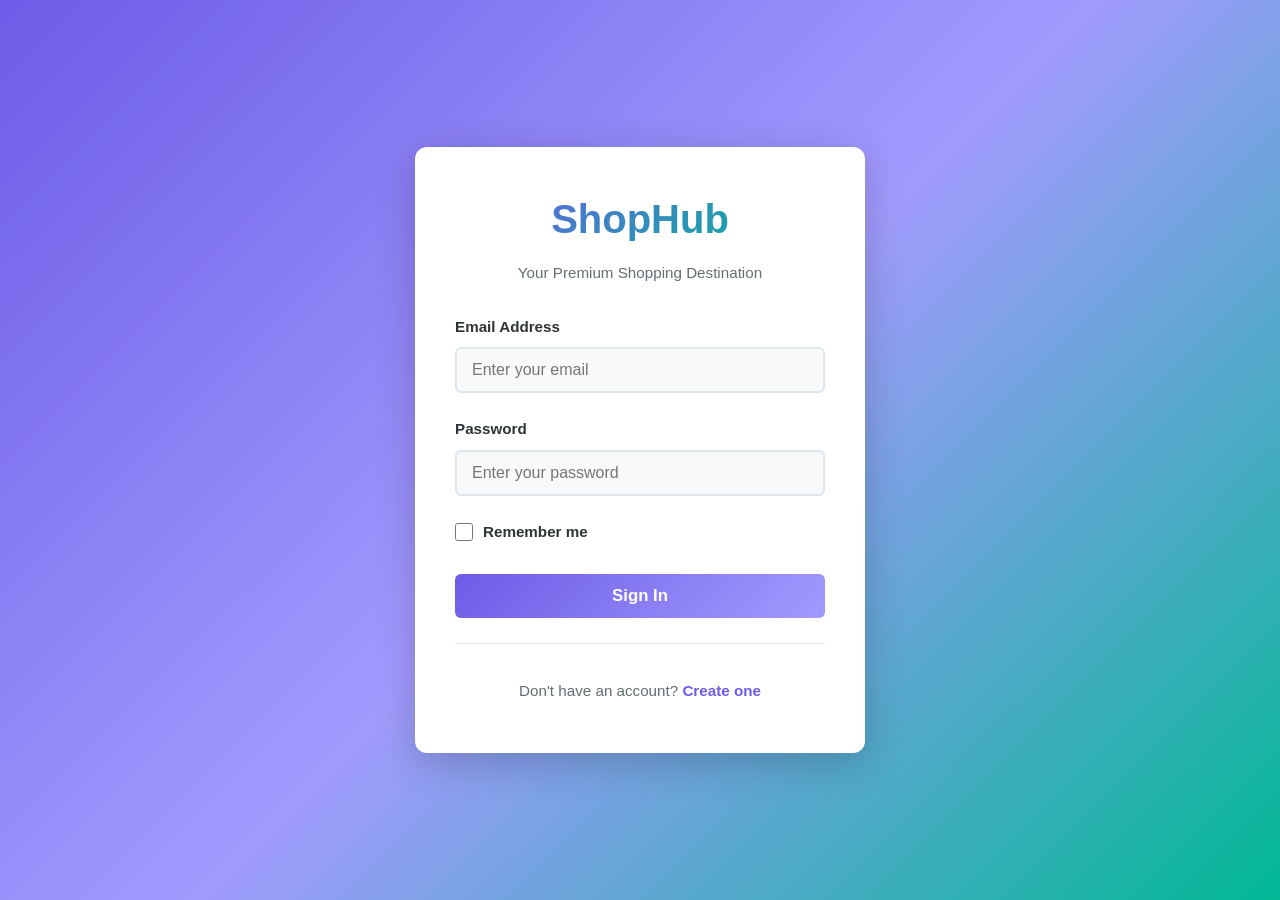
<file: shopping-website/src/index.html>
<!DOCTYPE html>
<html lang="en">
<head>
    <meta charset="UTF-8">
    <meta name="viewport" content="width=device-width, initial-scale=1.0">
    <title>Shopping Website</title>
    <link rel="stylesheet" href="styles/style.css">
</head>
<body>
    <!-- Login Page Container -->
    <div id="login-page" class="login-page">
        <div class="login-container">
            <div class="login-box">
                <div class="login-header">
                    <h1>ShopHub</h1>
                    <p>Your Premium Shopping Destination</p>
                </div>
                
                <form id="loginForm" class="login-form">
                    <div class="form-group">
                        <label for="email">Email Address</label>
                        <input type="email" id="email" name="email" placeholder="Enter your email" required>
                        <span class="error-message" id="emailError"></span>
                    </div>

                    <div class="form-group">
                        <label for="password">Password</label>
                        <input type="password" id="password" name="password" placeholder="Enter your password" required>
                        <span class="error-message" id="passwordError"></span>
                    </div>

                    <div class="form-group checkbox">
                        <input type="checkbox" id="remember" name="remember">
                        <label for="remember">Remember me</label>
                    </div>

                    <button type="submit" class="login-button">Sign In</button>
                </form>

                <div class="login-footer">
                    <p>Don't have an account? <a href="#signup" class="toggle-signup">Create one</a></p>
                </div>
            </div>

            <!-- Signup Form -->
            <div class="signup-box" id="signupBox" style="display: none;">
                <div class="login-header">
                    <h1>Join ShopHub</h1>
                    <p>Create Your Account</p>
                </div>
                
                <form id="signupForm" class="login-form">
                    <div class="form-group">
                        <label for="fullname">Full Name</label>
                        <input type="text" id="fullname" name="fullname" placeholder="Enter your full name" required>
                    </div>

                    <div class="form-group">
                        <label for="signup-email">Email Address</label>
                        <input type="email" id="signup-email" name="email" placeholder="Enter your email" required>
                    </div>

                    <div class="form-group">
                        <label for="signup-password">Password</label>
                        <input type="password" id="signup-password" name="password" placeholder="Create a password" required>
                    </div>

                    <div class="form-group">
                        <label for="confirm-password">Confirm Password</label>
                        <input type="password" id="confirm-password" name="confirm" placeholder="Confirm password" required>
                    </div>

                    <button type="submit" class="login-button">Create Account</button>
                </form>

                <div class="login-footer">
                    <p>Already have an account? <a href="#login" class="toggle-login">Sign in</a></p>
                </div>
            </div>
        </div>
    </div>

    <!-- Home Page Container (Hidden by default) -->
    <div id="home-page" style="display: none;">
        <header>
            <div class="header-container">
                <div class="logo-section">
                    <div class="logo">🛍️</div>
                </div>
                <div class="brand-section">
                    <h1>ShopHub</h1>
                </div>
            </div>
            <nav>
                <ul>
                    <li><a href="#" onclick="showSection('home'); return false;">Home</a></li>
                    <li><a href="#" onclick="showSection('products'); return false;">Products</a></li>
                    <li><a href="#" onclick="showSection('checkout'); return false;">Checkout</a></li>
                    <li><a href="#logout" class="login-link" onclick="logout()">Logout</a></li>
                </ul>
            </nav>
        </header>

        <!-- Home Section -->
        <section id="home" class="page-section">
            <main>
                <h2>Featured Products</h2>
                <div id="featured-products"></div>
            </main>
        </section>

        <!-- Products Section -->
        <section id="products" class="page-section" style="display: none;">
            <main>
                <h2>All Products</h2>
                <div id="all-products"></div>
            </main>
        </section>

        <!-- Checkout Section -->
        <section id="checkout" class="page-section" style="display: none;">
            <main>
                <h2>Shopping Cart</h2>
                <div class="checkout-container">
                    <div class="cart-items-section">
                        <h3>Items in Cart</h3>
                        <div id="cart-list"></div>
                    </div>
                    <div class="order-summary-section">
                        <h3>Order Summary</h3>
                        <div id="order-summary">
                            <div class="summary-detail">
                                <span>Subtotal:</span>
                                <span id="subtotal">$0.00</span>
                            </div>
                            <div class="summary-detail">
                                <span>Shipping:</span>
                                <span id="shipping">$0.00</span>
                            </div>
                            <div class="summary-detail total">
                                <span>Total:</span>
                                <span id="total">$0.00</span>
                            </div>
                            <button class="checkout-button" onclick="proceedToPayment()">Proceed to Payment</button>
                            <button class="clear-cart-button" onclick="clearCart()">Clear Cart</button>
                        </div>
                    </div>
                </div>
            </main>
        </section>

        <footer>
            <p>&copy; 2024 ShopHub - Your Premium Shopping Destination</p>
        </footer>
    </div>

    <script src="scripts/main.js"></script>
</body>
</html>
</file>
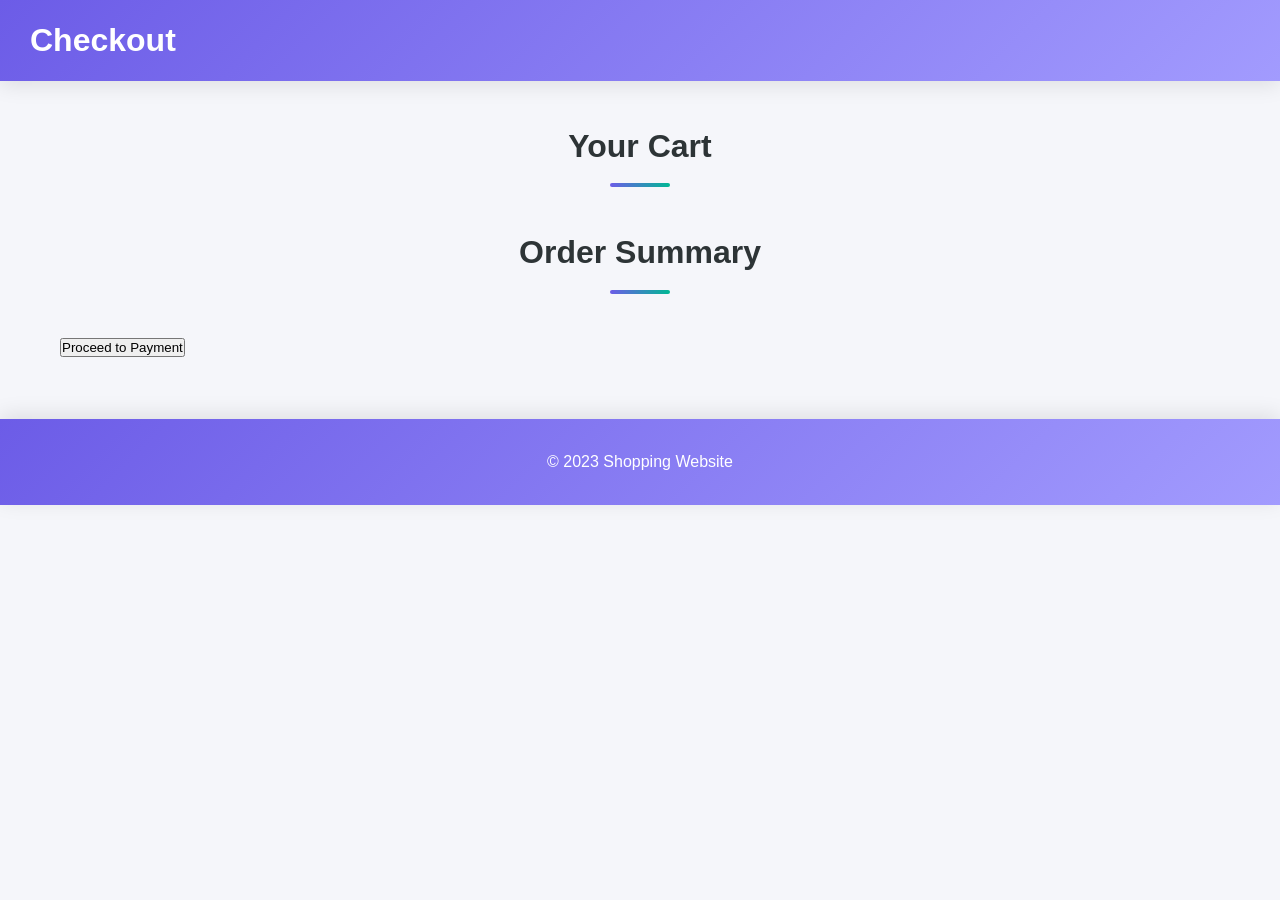
<file: shopping-website/src/pages/checkout.html>
<!DOCTYPE html>
<html lang="en">
<head>
    <meta charset="UTF-8">
    <meta name="viewport" content="width=device-width, initial-scale=1.0">
    <title>Checkout - Shopping Website</title>
    <link rel="stylesheet" href="../styles/style.css">
</head>
<body>
    <header>
        <h1>Checkout</h1>
    </header>
    <main>
        <section id="cart-items">
            <h2>Your Cart</h2>
            <div id="cart-list"></div>
        </section>
        <section id="order-summary">
            <h2>Order Summary</h2>
            <div id="summary-details"></div>
            <button id="checkout-button">Proceed to Payment</button>
        </section>
    </main>
    <footer>
        <p>&copy; 2023 Shopping Website</p>
    </footer>
    <script src="../scripts/cart.js"></script>
</body>
</html>
</file>
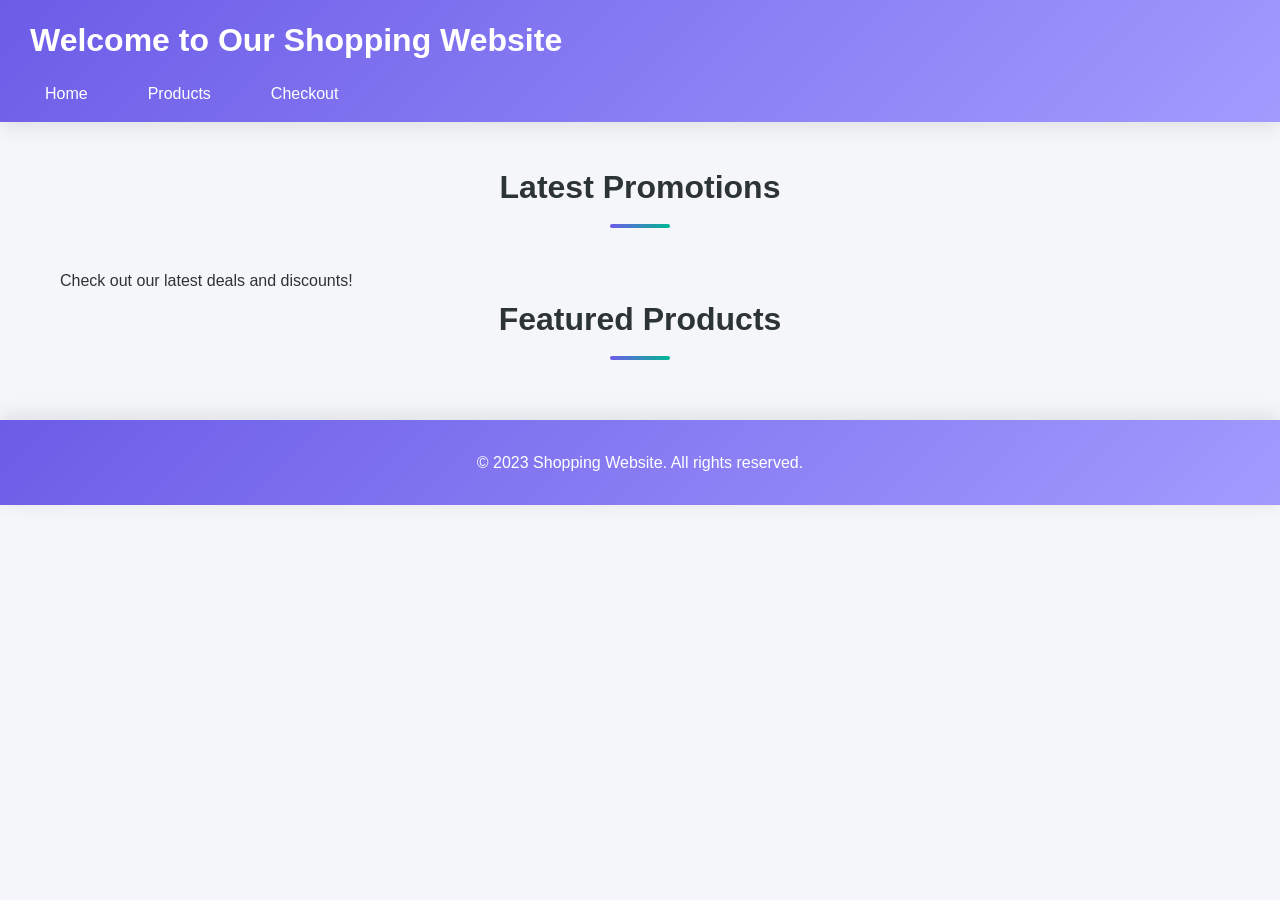
<file: shopping-website/src/pages/home.html>
<!DOCTYPE html>
<html lang="en">
<head>
    <meta charset="UTF-8">
    <meta name="viewport" content="width=device-width, initial-scale=1.0">
    <title>Home - Shopping Website</title>
    <link rel="stylesheet" href="../styles/style.css">
</head>
<body>
    <header>
        <h1>Welcome to Our Shopping Website</h1>
        <nav>
            <ul>
                <li><a href="home.html">Home</a></li>
                <li><a href="products.html">Products</a></li>
                <li><a href="checkout.html">Checkout</a></li>
            </ul>
        </nav>
    </header>
    <main>
        <section class="promo">
            <h2>Latest Promotions</h2>
            <p>Check out our latest deals and discounts!</p>
        </section>
        <section class="featured-products">
            <h2>Featured Products</h2>
            <div id="product-list">
                <!-- Product items will be dynamically inserted here -->
            </div>
        </section>
    </main>
    <footer>
        <p>&copy; 2023 Shopping Website. All rights reserved.</p>
    </footer>
    <script src="../scripts/main.js"></script>
</body>
</html>
</file>
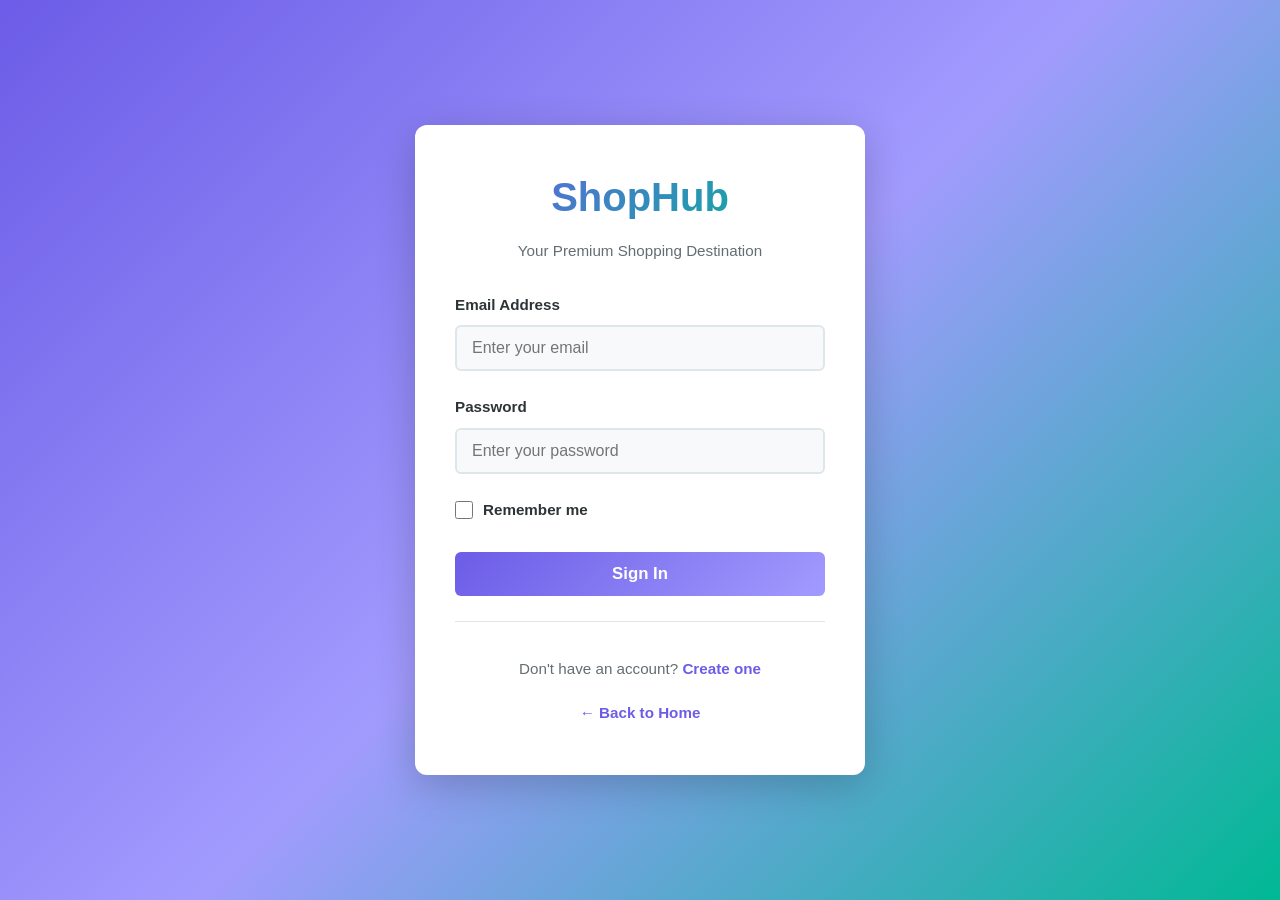
<file: shopping-website/src/pages/login.html>
<!DOCTYPE html>
<html lang="en">
<head>
    <meta charset="UTF-8">
    <meta name="viewport" content="width=device-width, initial-scale=1.0">
    <title>Login - Shopping Website</title>
    <link rel="stylesheet" href="../styles/style.css">
</head>
<body class="login-page">
    <div class="login-container">
        <div class="login-box">
            <div class="login-header">
                <h1>ShopHub</h1>
                <p>Your Premium Shopping Destination</p>
            </div>
            
            <form id="loginForm" class="login-form">
                <div class="form-group">
                    <label for="email">Email Address</label>
                    <input type="email" id="email" name="email" placeholder="Enter your email" required>
                    <span class="error-message" id="emailError"></span>
                </div>

                <div class="form-group">
                    <label for="password">Password</label>
                    <input type="password" id="password" name="password" placeholder="Enter your password" required>
                    <span class="error-message" id="passwordError"></span>
                </div>

                <div class="form-group checkbox">
                    <input type="checkbox" id="remember" name="remember">
                    <label for="remember">Remember me</label>
                </div>

                <button type="submit" class="login-button">Sign In</button>
            </form>

            <div class="login-footer">
                <p>Don't have an account? <a href="#signup" class="toggle-signup">Create one</a></p>
                <p><a href="../index.html" class="back-link">← Back to Home</a></p>
            </div>
        </div>

        <!-- Signup Form -->
        <div class="signup-box" id="signupBox" style="display: none;">
            <div class="login-header">
                <h1>Join ShopHub</h1>
                <p>Create Your Account</p>
            </div>
            
            <form id="signupForm" class="login-form">
                <div class="form-group">
                    <label for="fullname">Full Name</label>
                    <input type="text" id="fullname" name="fullname" placeholder="Enter your full name" required>
                </div>

                <div class="form-group">
                    <label for="signup-email">Email Address</label>
                    <input type="email" id="signup-email" name="email" placeholder="Enter your email" required>
                </div>

                <div class="form-group">
                    <label for="signup-password">Password</label>
                    <input type="password" id="signup-password" name="password" placeholder="Create a password" required>
                </div>

                <div class="form-group">
                    <label for="confirm-password">Confirm Password</label>
                    <input type="password" id="confirm-password" name="confirm" placeholder="Confirm password" required>
                </div>

                <button type="submit" class="login-button">Create Account</button>
            </form>

            <div class="login-footer">
                <p>Already have an account? <a href="#login" class="toggle-login">Sign in</a></p>
                <p><a href="../index.html" class="back-link">← Back to Home</a></p>
            </div>
        </div>
    </div>

    <script src="../scripts/login.js"></script>
</body>
</html>
</file>
<file: shopping-website/src/styles/style.css>
/* Global Styles */
* {
    margin: 0;
    padding: 0;
    box-sizing: border-box;
}

:root {
    --primary-color: #6c5ce7;
    --secondary-color: #a29bfe;
    --accent-color: #00b894;
    --danger-color: #d63031;
    --dark-bg: #2d3436;
    --light-bg: #f5f6fa;
    --text-dark: #2d3436;
    --text-light: #636e72;
    --border-color: #dfe6e9;
    --shadow: 0 4px 20px rgba(0, 0, 0, 0.1);
    --shadow-hover: 0 8px 30px rgba(0, 0, 0, 0.15);
}

body {
    font-family: 'Segoe UI', Tahoma, Geneva, Verdana, sans-serif;
    margin: 0;
    padding: 0;
    background-color: var(--light-bg);
    color: var(--text-dark);
    line-height: 1.6;
}

/* Header & Navigation */
header {
    background: linear-gradient(135deg, var(--primary-color) 0%, var(--secondary-color) 100%);
    color: #ffffff;
    padding: 15px 30px;
    box-shadow: var(--shadow);
    position: sticky;
    top: 0;
    z-index: 100;
}

.header-container {
    display: flex;
    align-items: center;
    justify-content: space-between;
    gap: 20px;
    max-width: 1200px;
    margin: 0 auto;
}

.logo {
    font-size: 2.5em;
    display: flex;
    align-items: center;
}

.brand-section {
    display: flex;
    align-items: center;
}

.brand-section h1 {
    margin: 0;
    font-size: 2em;
    font-weight: 600;
}

nav {
    margin: 15px 0 0 0;
    padding: 0;
    text-align: center;
}

nav ul {
    list-style: none;
    display: flex;
    flex-wrap: wrap;
    gap: 30px;
    align-items: center;
}

nav a {
    color: #ffffff;
    text-decoration: none;
    font-weight: 500;
    transition: all 0.3s ease;
    padding: 8px 15px;
    border-radius: 5px;
}

nav a:hover {
    background-color: rgba(255, 255, 255, 0.2);
    transform: translateY(-2px);
}

.login-link {
    background-color: rgba(255, 255, 255, 0.3);
    padding: 8px 15px;
    border-radius: 5px;
    transition: all 0.3s ease;
}

.login-link:hover {
    background-color: rgba(255, 255, 255, 0.5);
}

.user-icon {
    display: flex;
    align-items: center;
    gap: 8px;
}

/* Main Content */
main {
    max-width: 1200px;
    margin: 40px auto;
    padding: 0 20px;
}

main h2 {
    text-align: center;
    font-size: 2em;
    margin-bottom: 40px;
    color: var(--text-dark);
    position: relative;
    padding-bottom: 15px;
}

main h2::after {
    content: '';
    position: absolute;
    bottom: 0;
    left: 50%;
    transform: translateX(-50%);
    width: 60px;
    height: 4px;
    background: linear-gradient(90deg, var(--primary-color), var(--accent-color));
    border-radius: 2px;
}

/* Container */
.container {
    width: 90%;
    max-width: 1200px;
    margin: 0 auto;
    overflow: hidden;
}

/* Page Sections */
.page-section {
    min-height: 500px;
}

.page-section main {
    max-width: 1200px;
    margin: 0 auto;
    padding: 0 20px;
}

#home main h2::before {
    content: "✨ ";
    color: var(--accent-color);
}

#products main h2::before {
    content: "📦 ";
    color: var(--primary-color);
}

#checkout main h2::before {
    content: "🛒 ";
    color: var(--accent-color);
}

/* Product Grid */
#featured-products {
    display: grid;
    grid-template-columns: repeat(auto-fill, minmax(160px, 1fr));
    gap: 15px;
    margin-top: 30px;
}

#all-products {
    display: grid;
    grid-template-columns: repeat(auto-fill, minmax(160px, 1fr));
    gap: 15px;
    margin-top: 30px;
}

.product {
    background: #ffffff;
    border-radius: 6px;
    overflow: hidden;
    box-shadow: var(--shadow);
    transition: all 0.3s ease;
    border: 1px solid var(--border-color);
    display: flex;
    flex-direction: column;
    position: relative;
}

.product.featured-badge {
    border: 2px solid var(--accent-color);
}

.badge {
    position: absolute;
    top: 8px;
    right: 8px;
    background: linear-gradient(135deg, var(--accent-color) 0%, #00a877 100%);
    color: white;
    padding: 4px 10px;
    border-radius: 20px;
    font-size: 0.75em;
    font-weight: 600;
    z-index: 10;
    box-shadow: 0 2px 8px rgba(0, 184, 148, 0.3);
}

.product:hover {
    transform: translateY(-5px);
    box-shadow: var(--shadow-hover);
}

.product img {
    width: 100%;
    height: 150px;
    object-fit: cover;
    transition: transform 0.3s ease;
}

.product:hover img {
    transform: scale(1.05);
}

.product-content {
    padding: 10px;
    flex-grow: 1;
    display: flex;
    flex-direction: column;
}

.product h2 {
    font-size: 0.9em;
    margin: 0 0 6px 0;
    color: var(--text-dark);
    text-align: left;
    padding-bottom: 0;
    line-height: 1.3;
}

.product h2::after {
    display: none;
}

.product p {
    color: var(--text-light);
    margin: 4px 0;
    flex-grow: 1;
    text-align: left;
    font-size: 0.8em;
    line-height: 1.2;
}

.product .price {
    font-size: 1.1em;
    color: var(--accent-color);
    font-weight: 600;
    margin: 8px 0 8px 0;
    text-align: left;
}

/* Buttons */
.button {
    display: inline-block;
    padding: 8px 12px;
    background: linear-gradient(135deg, var(--primary-color) 0%, var(--secondary-color) 100%);
    color: #ffffff;
    border: none;
    border-radius: 4px;
    cursor: pointer;
    text-decoration: none;
    transition: all 0.3s ease;
    font-weight: 600;
    text-align: center;
    width: 100%;
    font-size: 0.9em;
}

.button:hover {
    transform: translateY(-2px);
    box-shadow: 0 6px 15px rgba(108, 92, 231, 0.3);
}

.button:active {
    transform: translateY(0);
}

/* Login Page Styles */
.login-page {
    display: flex;
    justify-content: center;
    align-items: center;
    min-height: 100vh;
    background: linear-gradient(135deg, var(--primary-color) 0%, var(--secondary-color) 50%, var(--accent-color) 100%);
    padding: 20px;
}

.login-container {
    width: 100%;
    max-width: 450px;
}

.login-box, .signup-box {
    background: #ffffff;
    border-radius: 12px;
    box-shadow: 0 10px 40px rgba(0, 0, 0, 0.2);
    padding: 40px;
    animation: slideIn 0.4s ease;
}

@keyframes slideIn {
    from {
        opacity: 0;
        transform: translateY(20px);
    }
    to {
        opacity: 1;
        transform: translateY(0);
    }
}

.login-header {
    text-align: center;
    margin-bottom: 30px;
}

.login-header h1 {
    margin: 0;
    font-size: 2.5em;
    background: linear-gradient(135deg, var(--primary-color), var(--accent-color));
    -webkit-background-clip: text;
    -webkit-text-fill-color: transparent;
    background-clip: text;
}

.login-header p {
    margin: 10px 0 0 0;
    color: var(--text-light);
    font-size: 0.95em;
}

/* Form Styles */
.login-form {
    display: flex;
    flex-direction: column;
    gap: 20px;
}

.form-group {
    display: flex;
    flex-direction: column;
}

.form-group label {
    margin-bottom: 8px;
    color: var(--text-dark);
    font-weight: 600;
    font-size: 0.95em;
}

.form-group input[type="text"],
.form-group input[type="email"],
.form-group input[type="password"] {
    padding: 12px 15px;
    border: 2px solid var(--border-color);
    border-radius: 6px;
    font-size: 1em;
    transition: all 0.3s ease;
    background: #f8f9fa;
}

.form-group input[type="text"]:focus,
.form-group input[type="email"]:focus,
.form-group input[type="password"]:focus {
    outline: none;
    border-color: var(--primary-color);
    background: #ffffff;
    box-shadow: 0 0 0 3px rgba(108, 92, 231, 0.1);
}

.form-group.checkbox {
    flex-direction: row;
    align-items: center;
    gap: 10px;
}

.form-group.checkbox input[type="checkbox"] {
    width: 18px;
    height: 18px;
    cursor: pointer;
}

.form-group.checkbox label {
    margin: 0;
    cursor: pointer;
}

.error-message {
    color: var(--danger-color);
    font-size: 0.85em;
    margin-top: 4px;
}

/* Login Button */
.login-button {
    padding: 12px;
    background: linear-gradient(135deg, var(--primary-color) 0%, var(--secondary-color) 100%);
    color: #ffffff;
    border: none;
    border-radius: 6px;
    font-size: 1.05em;
    font-weight: 600;
    cursor: pointer;
    transition: all 0.3s ease;
    margin-top: 10px;
}

.login-button:hover {
    transform: translateY(-2px);
    box-shadow: 0 6px 20px rgba(108, 92, 231, 0.3);
}

.login-button:active {
    transform: translateY(0);
}

/* Checkout Styles */
.checkout-container {
    display: grid;
    grid-template-columns: 2fr 1fr;
    gap: 30px;
    max-width: 1200px;
    margin: 30px auto;
}

.cart-items-section {
    background: #ffffff;
    padding: 20px;
    border-radius: 8px;
    box-shadow: var(--shadow);
}

.cart-item {
    display: flex;
    justify-content: space-between;
    align-items: center;
    padding: 15px;
    border-bottom: 1px solid var(--border-color);
    background: #f8f9fa;
    border-radius: 6px;
    margin-bottom: 10px;
}

.item-info h3 {
    margin: 0 0 10px 0;
    font-size: 1.1em;
    color: var(--text-dark);
}

.item-info p {
    margin: 5px 0;
    color: var(--text-light);
    font-size: 0.95em;
}

.item-info button {
    padding: 5px 10px;
    margin: 0 5px;
    background: var(--primary-color);
    color: white;
    border: none;
    border-radius: 4px;
    cursor: pointer;
    font-weight: 600;
}

.item-info button:hover {
    background: var(--secondary-color);
}

.item-total {
    text-align: right;
}

.item-total p {
    font-size: 1.2em;
    font-weight: 600;
    color: var(--accent-color);
    margin: 10px 0;
}

.remove-btn {
    padding: 6px 12px;
    background: var(--danger-color);
    color: white;
    border: none;
    border-radius: 4px;
    cursor: pointer;
    font-weight: 600;
    transition: all 0.3s ease;
}

.remove-btn:hover {
    background: #c2212a;
}

.order-summary-section {
    background: #ffffff;
    padding: 20px;
    border-radius: 8px;
    box-shadow: var(--shadow);
    height: fit-content;
    position: sticky;
    top: 100px;
}

.order-summary-section h3 {
    margin: 0 0 20px 0;
    font-size: 1.3em;
    color: var(--text-dark);
}

.summary-detail {
    display: flex;
    justify-content: space-between;
    padding: 10px 0;
    border-bottom: 1px solid var(--border-color);
    font-size: 0.95em;
}

.summary-detail.total {
    font-size: 1.2em;
    font-weight: 600;
    border-bottom: none;
    border-top: 2px solid var(--primary-color);
    padding: 15px 0;
    color: var(--primary-color);
}

.checkout-button {
    width: 100%;
    padding: 12px;
    background: linear-gradient(135deg, var(--accent-color) 0%, #00a877 100%);
    color: white;
    border: none;
    border-radius: 6px;
    font-size: 1.05em;
    font-weight: 600;
    cursor: pointer;
    margin-top: 20px;
    transition: all 0.3s ease;
}

.checkout-button:hover {
    transform: translateY(-2px);
    box-shadow: 0 6px 20px rgba(0, 184, 148, 0.3);
}

.clear-cart-button {
    width: 100%;
    padding: 10px;
    background: var(--border-color);
    color: var(--text-dark);
    border: none;
    border-radius: 6px;
    font-size: 0.95em;
    font-weight: 600;
    cursor: pointer;
    margin-top: 10px;
    transition: all 0.3s ease;
}

.clear-cart-button:hover {
    background: #bdc3c7;
}

/* Login Footer */
.login-footer {
    text-align: center;
    margin-top: 25px;
    padding-top: 25px;
    border-top: 1px solid var(--border-color);
}

.login-footer p {
    margin: 10px 0;
    color: var(--text-light);
    font-size: 0.95em;
}

.login-footer a {
    color: var(--primary-color);
    text-decoration: none;
    font-weight: 600;
    transition: all 0.3s ease;
}

.login-footer a:hover {
    color: var(--accent-color);
    text-decoration: underline;
}

.back-link {
    display: inline-block;
    margin-top: 10px;
}

/* Footer */
footer {
    text-align: center;
    padding: 30px 20px;
    background: linear-gradient(135deg, var(--primary-color) 0%, var(--secondary-color) 100%);
    color: #ffffff;
    position: relative;
    width: 100%;
    margin-top: 60px;
    box-shadow: 0 -4px 20px rgba(0, 0, 0, 0.1);
}

footer p {
    margin: 0;
    font-weight: 500;
}

/* Responsive Design */
@media (max-width: 768px) {
    .header-container {
        gap: 15px;
    }

    .logo {
        font-size: 2em;
    }

    .brand-section h1 {
        font-size: 1.5em;
    }

    nav ul {
        gap: 15px;
        flex-direction: column;
        align-items: flex-start;
    }

    nav a {
        padding: 6px 10px;
    }

    #featured-products {
        grid-template-columns: repeat(auto-fill, minmax(140px, 1fr));
        gap: 12px;
    }

    #all-products {
        grid-template-columns: repeat(auto-fill, minmax(140px, 1fr));
        gap: 12px;
    }

    .login-box,
    .signup-box {
        padding: 30px 20px;
    }

    main h2 {
        font-size: 1.5em;
    }

    .checkout-container {
        grid-template-columns: 1fr;
        gap: 20px;
    }

    .order-summary-section {
        position: static;
    }

    .cart-item {
        flex-direction: column;
        align-items: flex-start;
    }

    .item-total {
        width: 100%;
        text-align: left;
        margin-top: 10px;
    }
}

@media (max-width: 480px) {
    .header-container {
        flex-direction: column;
        gap: 10px;
    }

    .logo {
        font-size: 2em;
    }

    .brand-section h1 {
        font-size: 1.2em;
    }

    #featured-products {
        grid-template-columns: 1fr;
    }

    #all-products {
        grid-template-columns: 1fr;
    }

    .login-header h1 {
        font-size: 2em;
    }

    nav ul {
        gap: 10px;
    }

    .checkout-container {
        gap: 15px;
    }

    .cart-item {
        padding: 10px;
    }
}
</file>
